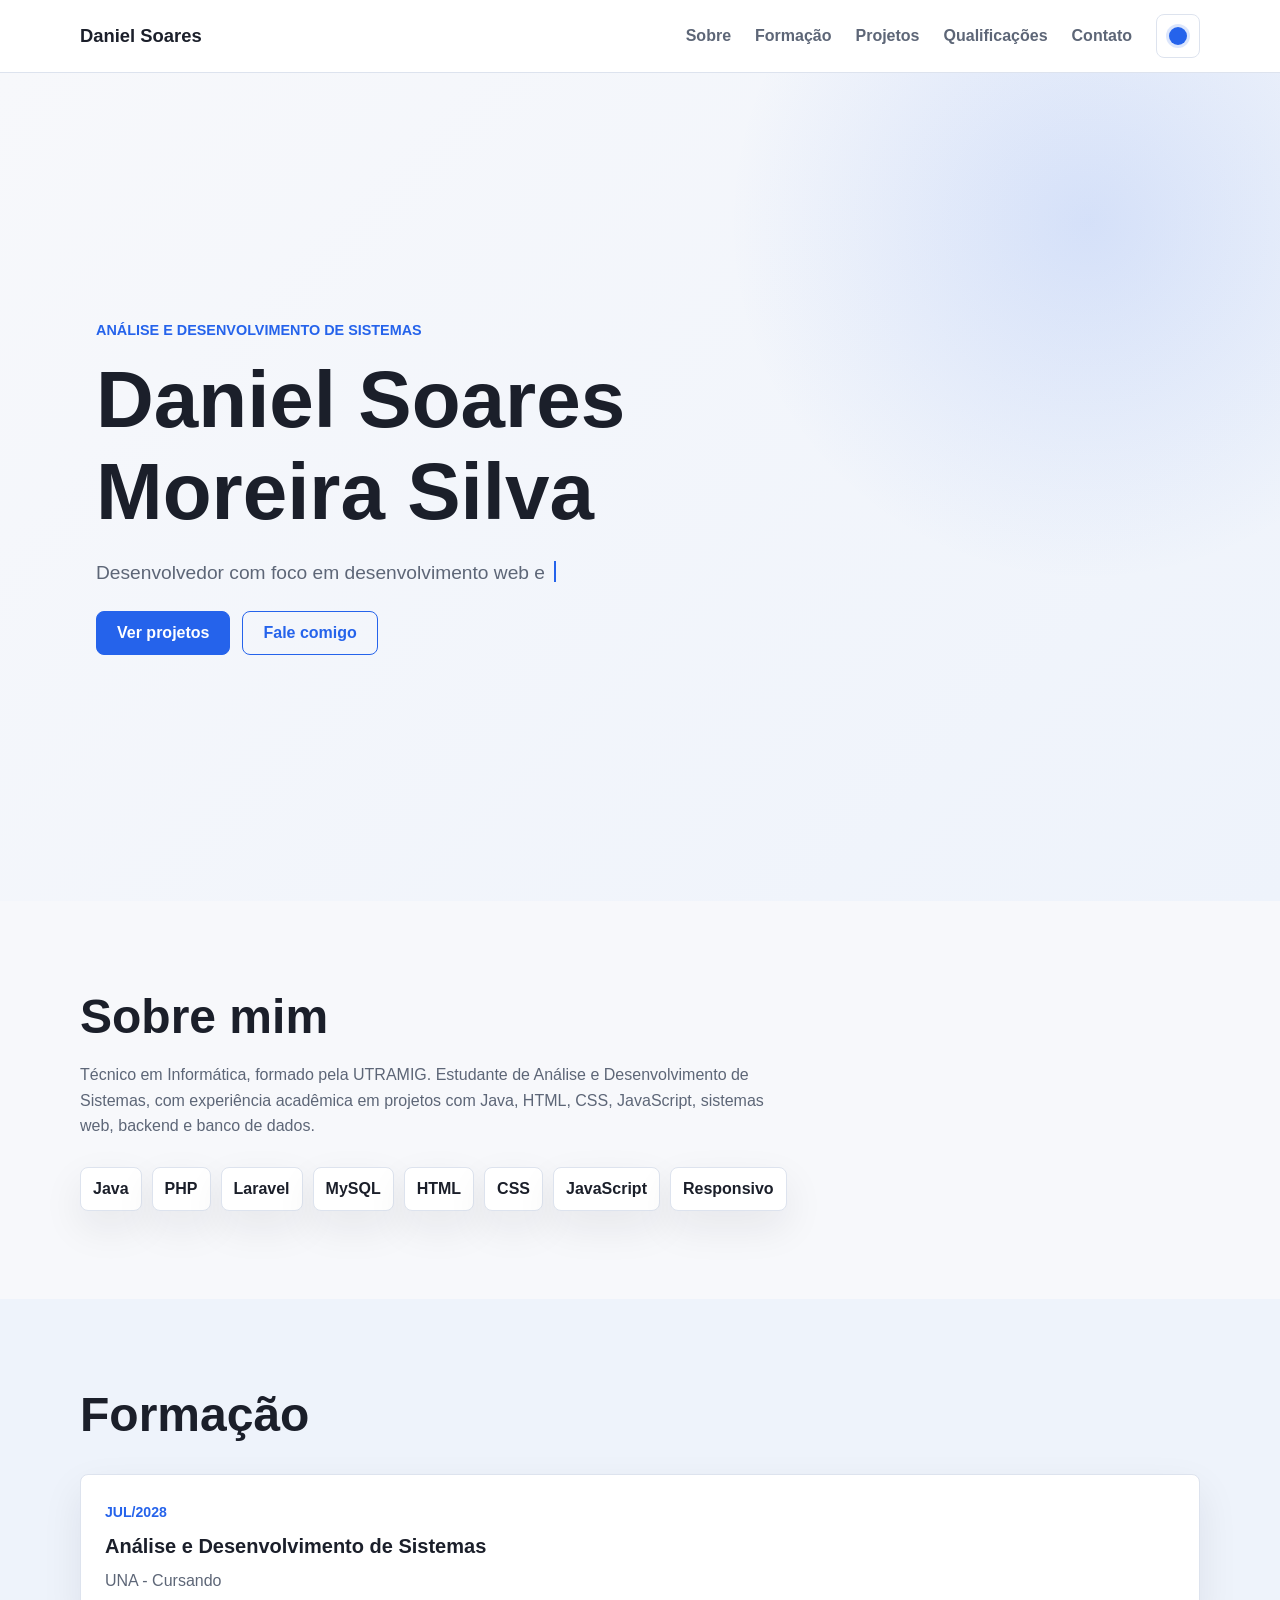
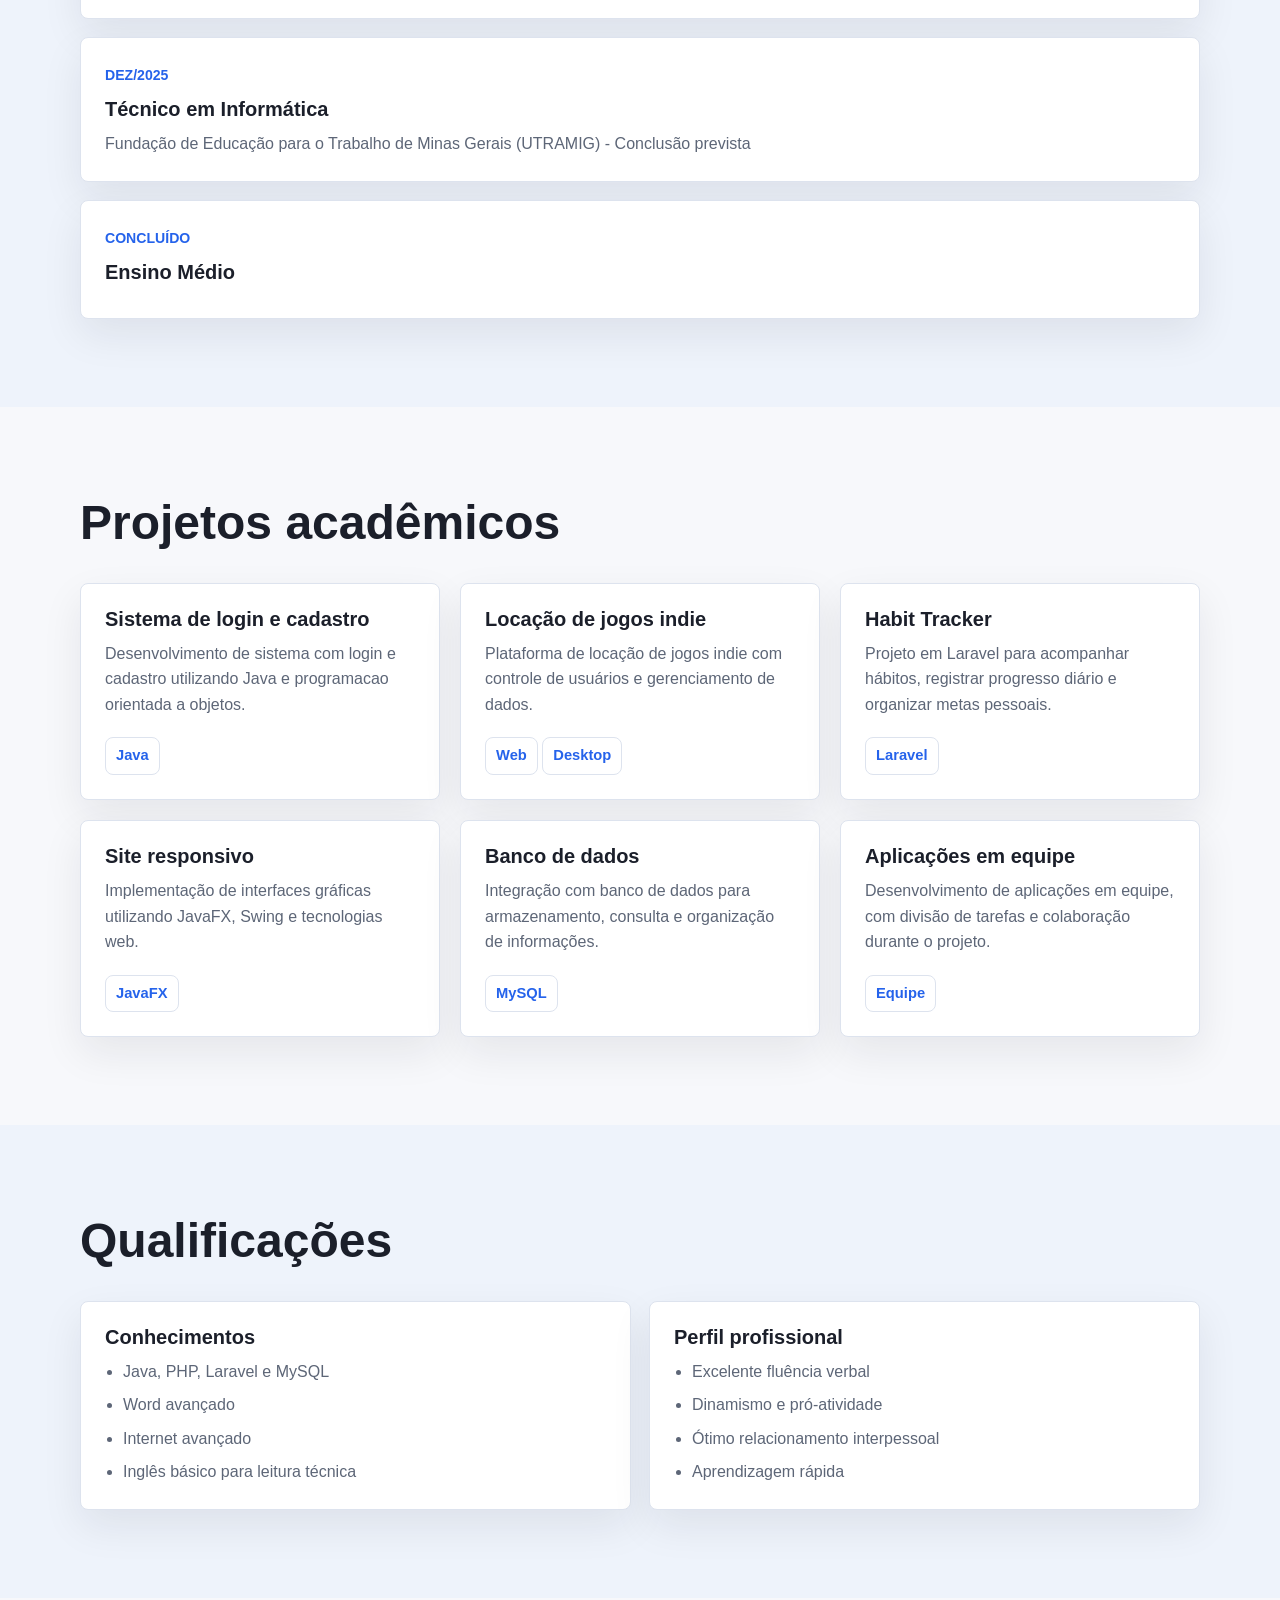
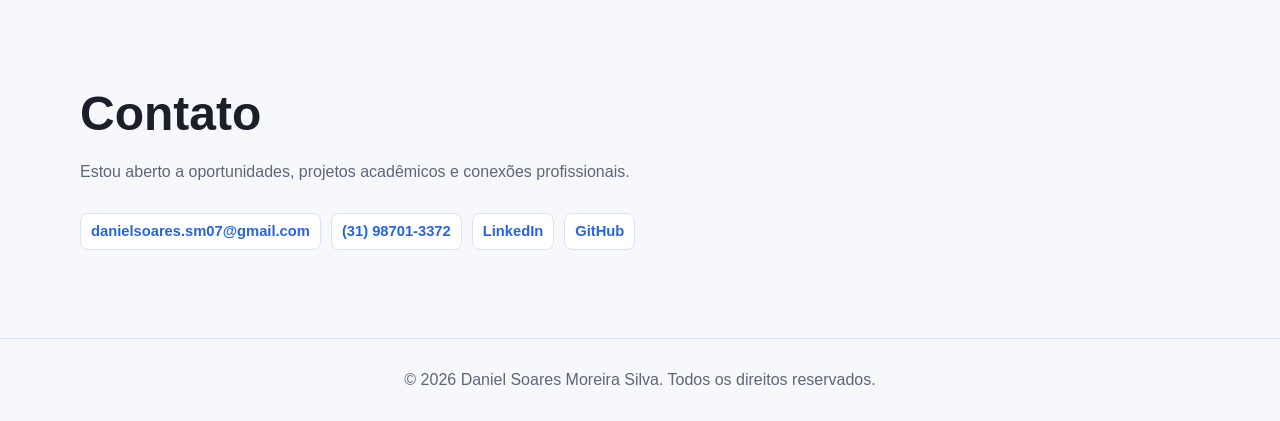
<file: index.html>
<!DOCTYPE html>
<html lang="pt-BR">
<head>
  <meta charset="UTF-8">
  <meta name="viewport" content="width=device-width, initial-scale=1.0">
  <title>Daniel Soares Moreira Silva | Portfolio</title>
  <link rel="icon" type="image/svg+xml" href="assets/images/favicon.svg">
  <link rel="stylesheet" href="css/style.css">
</head>
<body>
  <div class="scroll-progress" aria-hidden="true"></div>

  <header class="site-header">
    <nav class="nav">
      <a class="logo" href="#inicio">Daniel Soares</a>

      <ul class="nav-links">
        <li><a href="#sobre">Sobre</a></li>
        <li><a href="#formacao">Formação</a></li>
        <li><a href="#projetos">Projetos</a></li>
        <li><a href="#qualificacoes">Qualificações</a></li>
        <li><a href="#contato">Contato</a></li>
      </ul>

      <div class="nav-actions">
        <button class="theme-toggle" type="button" aria-label="Alternar tema" aria-pressed="false">
          <span class="theme-toggle-icon" aria-hidden="true"></span>
        </button>

        <button class="menu-toggle" type="button" aria-label="Abrir menu" aria-expanded="false">
          <span></span>
          <span></span>
          <span></span>
        </button>
      </div>
    </nav>
  </header>

  <main>
    <section id="inicio" class="hero reveal">
      <div class="hero-content">
        <p class="eyebrow">Análise e Desenvolvimento de Sistemas</p>
        <h1>Daniel Soares Moreira Silva</h1>
        <p>Desenvolvedor com foco em <span class="typed-text"></span><span class="cursor" aria-hidden="true"></span></p>
        <div class="hero-actions">
          <a class="button" href="#projetos">Ver projetos</a>
          <a class="button button-secondary" href="#contato">Fale comigo</a>
        </div>
      </div>
    </section>

    <section id="sobre" class="section reveal">
      <div class="section-content">
        <h2>Sobre mim</h2>
        <p>
          Técnico em Informática, formado pela UTRAMIG. Estudante de Análise e Desenvolvimento de Sistemas, com experiência acadêmica em projetos com Java, HTML, CSS, JavaScript, sistemas web, backend e banco de dados.
        </p>
        <div class="skills">
          <span>Java</span>
          <span>PHP</span>
          <span>Laravel</span>
          <span>MySQL</span>
          <span>HTML</span>
          <span>CSS</span>
          <span>JavaScript</span>
          <span>Responsivo</span>
        </div>
      </div>
    </section>

    <section id="formacao" class="section section-muted reveal">
      <div class="section-content">
        <h2>Formação</h2>
        <div class="timeline">
          <article class="timeline-item">
            <span class="timeline-date">Jul/2028</span>
            <h3>Análise e Desenvolvimento de Sistemas</h3>
            <p>UNA - Cursando</p>
          </article>

          <article class="timeline-item">
            <span class="timeline-date">Dez/2025</span>
            <h3>Técnico em Informática</h3>
            <p>Fundação de Educação para o Trabalho de Minas Gerais (UTRAMIG) - Conclusão prevista</p>
          </article>

          <article class="timeline-item">
            <span class="timeline-date">Concluído</span>
            <h3>Ensino Médio</h3>
          </article>
        </div>
      </div>
    </section>

    <section id="projetos" class="section reveal">
      <div class="section-content">
        <h2>Projetos acadêmicos</h2>
        <div class="project-grid">
          <article class="project-card">
            <h3>Sistema de login e cadastro</h3>
            <p>Desenvolvimento de sistema com login e cadastro utilizando Java e programacao orientada a objetos.</p>
            <span class="project-tag">Java</span>
          </article>

          <article class="project-card">
            <h3>Locação de jogos indie</h3>
            <p>Plataforma de locação de jogos indie com controle de usuários e gerenciamento de dados.</p>
            <span class="project-tag">Web</span>
            <span class="project-tag">Desktop</span>
          </article>

          <article class="project-card">
            <h3>Habit Tracker</h3>
            <p>Projeto em Laravel para acompanhar hábitos, registrar progresso diário e organizar metas pessoais.</p>
            <span class="project-tag">Laravel</span>
          </article>

          <article class="project-card">
            <h3>Site responsivo</h3>
            <p>Implementação de interfaces gráficas utilizando JavaFX, Swing e tecnologias web.</p>
            <span class="project-tag">JavaFX</span>
          </article>

          <article class="project-card">
            <h3>Banco de dados</h3>
            <p>Integração com banco de dados para armazenamento, consulta e organização de informações.</p>
            <span class="project-tag">MySQL</span>
          </article>

          <article class="project-card">
            <h3>Aplicações em equipe</h3>
            <p>Desenvolvimento de aplicações em equipe, com divisão de tarefas e colaboração durante o projeto.</p>
            <span class="project-tag">Equipe</span>
          </article>
        </div>
      </div>
    </section>

    <section id="qualificacoes" class="section section-muted reveal">
      <div class="section-content">
        <h2>Qualificações</h2>
        <div class="info-grid">
          <article class="info-card">
            <h3>Conhecimentos</h3>
            <ul>
              <li>Java, PHP, Laravel e MySQL</li>
              <li>Word avançado</li>
              <li>Internet avançado</li>
              <li>Inglês básico para leitura técnica</li>
            </ul>
          </article>

          <article class="info-card">
            <h3>Perfil profissional</h3>
            <ul>
              <li>Excelente fluência verbal</li>
              <li>Dinamismo e pró-atividade</li>
              <li>Ótimo relacionamento interpessoal</li>
              <li>Aprendizagem rápida</li>
            </ul>
          </article>
        </div>
      </div>
    </section>

    <section id="contato" class="section reveal">
      <div class="section-content">
        <h2>Contato</h2>
        <p>Estou aberto a oportunidades, projetos acadêmicos e conexões profissionais.</p>
        <div class="contact-list">
          <a href="mailto:danielsoares.sm07@gmail.com">danielsoares.sm07@gmail.com</a>
          <a href="tel:+5531987013372">(31) 98701-3372</a>
          <a href="https://www.linkedin.com/in/daniel-soares-2b769633a" aria-label="LinkedIn de Daniel">LinkedIn</a>
          <a href="https://github.com/dan-sms-dev" aria-label="GitHub de Daniel">GitHub</a>
        </div>
      </div>
    </section>
  </main>

  <footer class="site-footer">
    <p>&copy; <span id="current-year"></span> Daniel Soares Moreira Silva. Todos os direitos reservados.</p>
  </footer>

  <script src="js/script.js"></script>
</body>
</html>
</file>
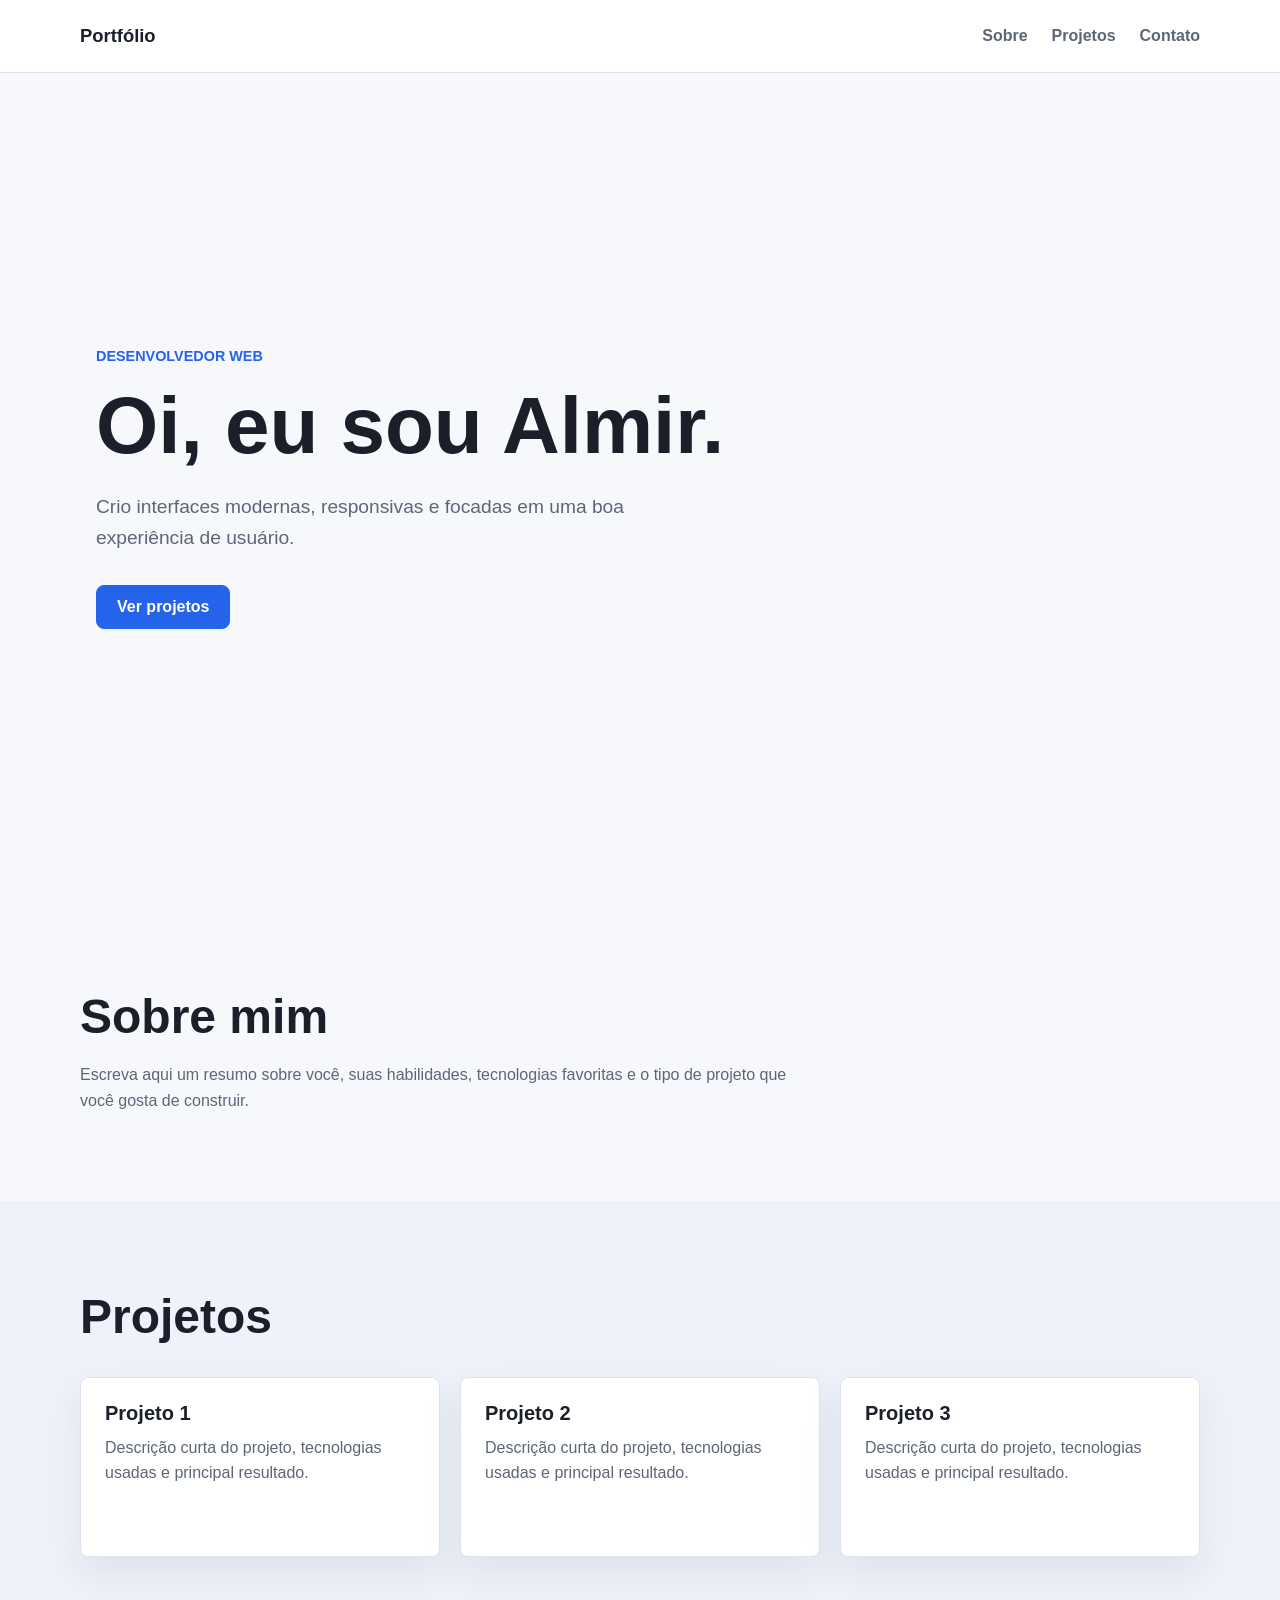
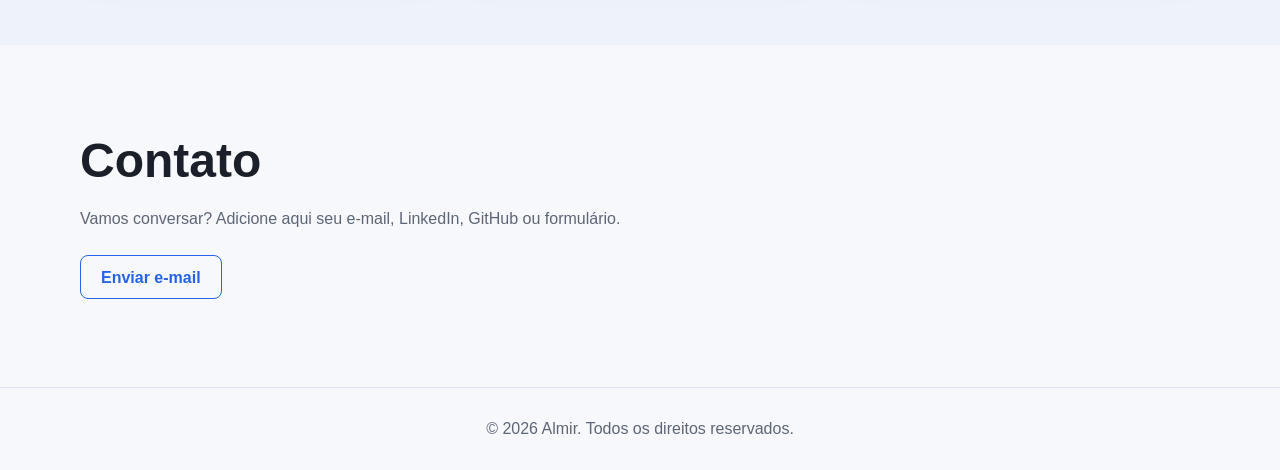
<file: portfolio/index.html>
<!DOCTYPE html>
<html lang="pt-BR">
<head>
  <meta charset="UTF-8">
  <meta name="viewport" content="width=device-width, initial-scale=1.0">
  <title>Meu Portfólio</title>
  <link rel="stylesheet" href="css/style.css">
</head>
<body>
  <header class="site-header">
    <nav class="nav">
      <a class="logo" href="#inicio">Portfólio</a>

      <button class="menu-toggle" type="button" aria-label="Abrir menu" aria-expanded="false">
        <span></span>
        <span></span>
        <span></span>
      </button>

      <ul class="nav-links">
        <li><a href="#sobre">Sobre</a></li>
        <li><a href="#projetos">Projetos</a></li>
        <li><a href="#contato">Contato</a></li>
      </ul>
    </nav>
  </header>

  <main>
    <section id="inicio" class="hero">
      <div class="hero-content">
        <p class="eyebrow">Desenvolvedor Web</p>
        <h1>Oi, eu sou Almir.</h1>
        <p>Crio interfaces modernas, responsivas e focadas em uma boa experiência de usuário.</p>
        <a class="button" href="#projetos">Ver projetos</a>
      </div>
    </section>

    <section id="sobre" class="section">
      <div class="section-content">
        <h2>Sobre mim</h2>
        <p>
          Escreva aqui um resumo sobre você, suas habilidades, tecnologias favoritas
          e o tipo de projeto que você gosta de construir.
        </p>
      </div>
    </section>

    <section id="projetos" class="section section-muted">
      <div class="section-content">
        <h2>Projetos</h2>
        <div class="project-grid">
          <article class="project-card">
            <h3>Projeto 1</h3>
            <p>Descrição curta do projeto, tecnologias usadas e principal resultado.</p>
          </article>

          <article class="project-card">
            <h3>Projeto 2</h3>
            <p>Descrição curta do projeto, tecnologias usadas e principal resultado.</p>
          </article>

          <article class="project-card">
            <h3>Projeto 3</h3>
            <p>Descrição curta do projeto, tecnologias usadas e principal resultado.</p>
          </article>
        </div>
      </div>
    </section>

    <section id="contato" class="section">
      <div class="section-content">
        <h2>Contato</h2>
        <p>Vamos conversar? Adicione aqui seu e-mail, LinkedIn, GitHub ou formulário.</p>
        <a class="button button-secondary" href="mailto:seuemail@exemplo.com">Enviar e-mail</a>
      </div>
    </section>
  </main>

  <footer class="site-footer">
    <p>&copy; <span id="current-year"></span> Almir. Todos os direitos reservados.</p>
  </footer>

  <script src="js/script.js"></script>
</body>
</html>
</file>
<file: css/style.css>
:root {
  --color-bg: #f7f8fb;
  --color-surface: #ffffff;
  --color-surface-soft: #eef3fb;
  --color-text: #1b1f2a;
  --color-muted: #5d6677;
  --color-primary: #2563eb;
  --color-primary-dark: #1d4ed8;
  --color-border: #dde3ee;
  --color-header: rgba(255, 255, 255, 0.92);
  --shadow: 0 16px 40px rgba(27, 31, 42, 0.08);
  --container: 1120px;
}

[data-theme="dark"] {
  --color-bg: #10131a;
  --color-surface: #171b24;
  --color-surface-soft: #121722;
  --color-text: #eef2ff;
  --color-muted: #a6afc3;
  --color-primary: #60a5fa;
  --color-primary-dark: #3b82f6;
  --color-border: #2c3444;
  --color-header: rgba(23, 27, 36, 0.92);
  --shadow: 0 18px 48px rgba(0, 0, 0, 0.28);
}

* {
  box-sizing: border-box;
  margin: 0;
  padding: 0;
}

html {
  scroll-behavior: smooth;
}

body {
  min-height: 100vh;
  background: var(--color-bg);
  color: var(--color-text);
  font-family: Arial, Helvetica, sans-serif;
  line-height: 1.6;
  transition: background 0.25s ease, color 0.25s ease;
}

a {
  color: inherit;
  text-decoration: none;
}

.scroll-progress {
  position: fixed;
  top: 0;
  left: 0;
  z-index: 20;
  width: 0%;
  height: 3px;
  background: var(--color-primary);
}

.site-header {
  position: sticky;
  top: 0;
  z-index: 10;
  background: var(--color-header);
  border-bottom: 1px solid var(--color-border);
  backdrop-filter: blur(12px);
}

.nav {
  width: min(100% - 32px, var(--container));
  min-height: 72px;
  margin: 0 auto;
  display: flex;
  align-items: center;
  justify-content: space-between;
  gap: 24px;
}

.logo {
  font-size: 1.15rem;
  font-weight: 700;
}

.nav-links {
  display: flex;
  align-items: center;
  gap: 24px;
  list-style: none;
  margin-left: auto;
}

.nav-links a {
  position: relative;
  color: var(--color-muted);
  font-weight: 600;
  transition: color 0.2s ease;
}

.nav-links a:hover,
.nav-links a.is-active {
  color: var(--color-primary);
}

.nav-links a::after {
  content: "";
  position: absolute;
  left: 0;
  right: 0;
  bottom: -8px;
  height: 2px;
  background: var(--color-primary);
  transform: scaleX(0);
  transform-origin: center;
  transition: transform 0.2s ease;
}

.nav-links a:hover::after,
.nav-links a.is-active::after {
  transform: scaleX(1);
}

.nav-actions {
  display: flex;
  align-items: center;
  gap: 10px;
}

.theme-toggle,
.menu-toggle {
  width: 44px;
  height: 44px;
  align-items: center;
  justify-content: center;
  background: var(--color-surface);
  border: 1px solid var(--color-border);
  border-radius: 8px;
  color: var(--color-text);
  cursor: pointer;
  transition: border-color 0.2s ease, transform 0.2s ease, background 0.2s ease;
}

.theme-toggle {
  display: inline-flex;
}

.theme-toggle-icon {
  width: 18px;
  height: 18px;
  border-radius: 50%;
  background: var(--color-primary);
  box-shadow: 0 0 0 3px rgba(37, 99, 235, 0.16);
  transition: background 0.2s ease, box-shadow 0.2s ease, transform 0.2s ease;
}

[data-theme="dark"] .theme-toggle-icon {
  background: transparent;
  box-shadow: inset -6px -4px 0 0 var(--color-primary);
  transform: rotate(-18deg);
}

.theme-toggle:hover,
.menu-toggle:hover {
  border-color: var(--color-primary);
  transform: translateY(-1px);
}

.menu-toggle {
  display: none;
  flex-direction: column;
  gap: 5px;
}

.menu-toggle span {
  width: 20px;
  height: 2px;
  background: var(--color-text);
}

.hero {
  min-height: calc(100vh - 72px);
  display: grid;
  align-items: center;
  padding: 80px 16px;
  background:
    radial-gradient(circle at 85% 18%, rgba(37, 99, 235, 0.14), transparent 28%),
    linear-gradient(135deg, var(--color-bg), var(--color-surface-soft));
}

.hero-content,
.section-content {
  width: min(100%, var(--container));
  margin: 0 auto;
}

.hero-content {
  max-width: 760px;
  margin-left: max(16px, calc((100vw - var(--container)) / 2));
}

.eyebrow {
  margin-bottom: 12px;
  color: var(--color-primary);
  font-size: 0.9rem;
  font-weight: 700;
  text-transform: uppercase;
}

h1,
h2,
h3 {
  line-height: 1.15;
}

h1 {
  max-width: 680px;
  margin-bottom: 20px;
  font-size: clamp(2.5rem, 7vw, 5rem);
}

h2 {
  margin-bottom: 18px;
  font-size: clamp(2rem, 4vw, 3rem);
}

h3 {
  margin-bottom: 10px;
  font-size: 1.25rem;
}

p {
  color: var(--color-muted);
  font-size: 1rem;
}

.hero p:not(.eyebrow) {
  max-width: 620px;
  margin-bottom: 22px;
  font-size: 1.2rem;
}

.cursor {
  display: inline-block;
  width: 2px;
  height: 1.1em;
  margin-left: 4px;
  background: var(--color-primary);
  vertical-align: -0.15em;
  animation: blink 0.8s infinite;
}

.hero-actions {
  display: flex;
  flex-wrap: wrap;
  gap: 12px;
}

.hero-meta,
.contact-list {
  display: flex;
  flex-wrap: wrap;
  gap: 10px;
  margin-bottom: 28px;
}

.hero-meta span,
.contact-list a,
.project-tag {
  display: inline-flex;
  align-items: center;
  min-height: 34px;
  padding: 6px 10px;
  background: var(--color-surface);
  border: 1px solid var(--color-border);
  border-radius: 8px;
  color: var(--color-muted);
  font-size: 0.92rem;
  font-weight: 700;
}

.button {
  display: inline-flex;
  align-items: center;
  justify-content: center;
  min-height: 44px;
  padding: 0 20px;
  background: var(--color-primary);
  color: #ffffff;
  border: 1px solid var(--color-primary);
  border-radius: 8px;
  font-weight: 700;
  transition: background 0.2s ease, border-color 0.2s ease, transform 0.2s ease;
}

.button:hover {
  background: var(--color-primary-dark);
  border-color: var(--color-primary-dark);
  transform: translateY(-1px);
}

.button-secondary {
  background: transparent;
  color: var(--color-primary);
}

.button-secondary:hover {
  color: #ffffff;
}

.section {
  padding: 88px 16px;
}

.section-muted {
  background: var(--color-surface-soft);
}

.section-content > p {
  max-width: 720px;
}

.skills {
  display: flex;
  flex-wrap: wrap;
  gap: 10px;
  margin-top: 28px;
}

.skills span {
  padding: 8px 12px;
  background: var(--color-surface);
  border: 1px solid var(--color-border);
  border-radius: 8px;
  color: var(--color-text);
  font-weight: 700;
  box-shadow: var(--shadow);
}

.timeline,
.info-grid {
  display: grid;
  gap: 18px;
  margin-top: 32px;
}

.timeline {
  position: relative;
}

.timeline-item,
.info-card {
  padding: 24px;
  background: var(--color-surface);
  border: 1px solid var(--color-border);
  border-radius: 8px;
  box-shadow: var(--shadow);
}

.timeline-date {
  display: inline-flex;
  margin-bottom: 12px;
  color: var(--color-primary);
  font-size: 0.88rem;
  font-weight: 800;
  text-transform: uppercase;
}

.info-grid {
  grid-template-columns: repeat(2, minmax(0, 1fr));
}

.info-card ul {
  display: grid;
  gap: 8px;
  margin-left: 18px;
  color: var(--color-muted);
}

.project-grid {
  display: grid;
  grid-template-columns: repeat(3, minmax(0, 1fr));
  gap: 20px;
  margin-top: 32px;
}

.project-card {
  min-height: 180px;
  padding: 24px;
  background: var(--color-surface);
  border: 1px solid var(--color-border);
  border-radius: 8px;
  box-shadow: var(--shadow);
  transition: border-color 0.2s ease, transform 0.2s ease, box-shadow 0.2s ease;
}

.project-card:hover {
  border-color: var(--color-primary);
  transform: translateY(-6px);
  box-shadow: 0 24px 56px rgba(27, 31, 42, 0.14);
}

.project-tag {
  display: inline-flex;
  margin-top: 20px;
  color: var(--color-primary);
  background: transparent;
}

.contact-list {
  margin-top: 28px;
  margin-bottom: 0;
}

.contact-list a {
  color: var(--color-primary);
  transition: border-color 0.2s ease, transform 0.2s ease;
}

.contact-list a:hover {
  border-color: var(--color-primary);
  transform: translateY(-2px);
}

.site-footer {
  padding: 28px 16px;
  text-align: center;
  border-top: 1px solid var(--color-border);
}

.reveal {
  opacity: 0;
  transform: translateY(24px);
  transition: opacity 0.55s ease, transform 0.55s ease;
}

.reveal.is-visible {
  opacity: 1;
  transform: translateY(0);
}

@keyframes blink {
  50% {
    opacity: 0;
  }
}

@media (max-width: 760px) {
  .menu-toggle {
    display: flex;
  }

  .nav-links {
    position: absolute;
    top: 72px;
    left: 0;
    right: 0;
    display: none;
    flex-direction: column;
    align-items: stretch;
    gap: 0;
    background: var(--color-surface);
    border-bottom: 1px solid var(--color-border);
  }

  .nav-links.is-open {
    display: flex;
  }

  .nav-links a {
    display: block;
    padding: 16px;
  }

  .nav-links a::after {
    display: none;
  }

  .hero {
    min-height: auto;
    padding: 96px 16px 72px;
  }

  .hero-content {
    margin: 0 auto;
  }

  .project-grid {
    grid-template-columns: 1fr;
  }

  .info-grid {
    grid-template-columns: 1fr;
  }
}
</file>
<file: portfolio/css/style.css>
:root {
  --color-bg: #f7f8fb;
  --color-surface: #ffffff;
  --color-text: #1b1f2a;
  --color-muted: #5d6677;
  --color-primary: #2563eb;
  --color-primary-dark: #1d4ed8;
  --color-border: #dde3ee;
  --shadow: 0 16px 40px rgba(27, 31, 42, 0.08);
  --container: 1120px;
}

* {
  box-sizing: border-box;
  margin: 0;
  padding: 0;
}

html {
  scroll-behavior: smooth;
}

body {
  min-height: 100vh;
  background: var(--color-bg);
  color: var(--color-text);
  font-family: Arial, Helvetica, sans-serif;
  line-height: 1.6;
}

a {
  color: inherit;
  text-decoration: none;
}

.site-header {
  position: sticky;
  top: 0;
  z-index: 10;
  background: rgba(255, 255, 255, 0.92);
  border-bottom: 1px solid var(--color-border);
  backdrop-filter: blur(12px);
}

.nav {
  width: min(100% - 32px, var(--container));
  min-height: 72px;
  margin: 0 auto;
  display: flex;
  align-items: center;
  justify-content: space-between;
  gap: 24px;
}

.logo {
  font-size: 1.15rem;
  font-weight: 700;
}

.nav-links {
  display: flex;
  align-items: center;
  gap: 24px;
  list-style: none;
}

.nav-links a {
  color: var(--color-muted);
  font-weight: 600;
  transition: color 0.2s ease;
}

.nav-links a:hover {
  color: var(--color-primary);
}

.menu-toggle {
  width: 44px;
  height: 44px;
  display: none;
  flex-direction: column;
  align-items: center;
  justify-content: center;
  gap: 5px;
  background: transparent;
  border: 1px solid var(--color-border);
  border-radius: 8px;
  cursor: pointer;
}

.menu-toggle span {
  width: 20px;
  height: 2px;
  background: var(--color-text);
}

.hero {
  min-height: calc(100vh - 72px);
  display: grid;
  align-items: center;
  padding: 80px 16px;
}

.hero-content,
.section-content {
  width: min(100%, var(--container));
  margin: 0 auto;
}

.hero-content {
  max-width: 760px;
  margin-left: max(16px, calc((100vw - var(--container)) / 2));
}

.eyebrow {
  margin-bottom: 12px;
  color: var(--color-primary);
  font-size: 0.9rem;
  font-weight: 700;
  text-transform: uppercase;
}

h1,
h2,
h3 {
  line-height: 1.15;
}

h1 {
  max-width: 680px;
  margin-bottom: 20px;
  font-size: clamp(2.5rem, 7vw, 5rem);
}

h2 {
  margin-bottom: 18px;
  font-size: clamp(2rem, 4vw, 3rem);
}

h3 {
  margin-bottom: 10px;
  font-size: 1.25rem;
}

p {
  color: var(--color-muted);
  font-size: 1rem;
}

.hero p:not(.eyebrow) {
  max-width: 620px;
  margin-bottom: 32px;
  font-size: 1.2rem;
}

.button {
  display: inline-flex;
  align-items: center;
  justify-content: center;
  min-height: 44px;
  padding: 0 20px;
  background: var(--color-primary);
  color: #ffffff;
  border: 1px solid var(--color-primary);
  border-radius: 8px;
  font-weight: 700;
  transition: background 0.2s ease, border-color 0.2s ease, transform 0.2s ease;
}

.button:hover {
  background: var(--color-primary-dark);
  border-color: var(--color-primary-dark);
  transform: translateY(-1px);
}

.button-secondary {
  margin-top: 24px;
  background: transparent;
  color: var(--color-primary);
}

.button-secondary:hover {
  color: #ffffff;
}

.section {
  padding: 88px 16px;
}

.section-muted {
  background: #eef3fb;
}

.section-content > p {
  max-width: 720px;
}

.project-grid {
  display: grid;
  grid-template-columns: repeat(3, minmax(0, 1fr));
  gap: 20px;
  margin-top: 32px;
}

.project-card {
  min-height: 180px;
  padding: 24px;
  background: var(--color-surface);
  border: 1px solid var(--color-border);
  border-radius: 8px;
  box-shadow: var(--shadow);
}

.site-footer {
  padding: 28px 16px;
  text-align: center;
  border-top: 1px solid var(--color-border);
}

@media (max-width: 760px) {
  .menu-toggle {
    display: flex;
  }

  .nav-links {
    position: absolute;
    top: 72px;
    left: 0;
    right: 0;
    display: none;
    flex-direction: column;
    align-items: stretch;
    gap: 0;
    background: var(--color-surface);
    border-bottom: 1px solid var(--color-border);
  }

  .nav-links.is-open {
    display: flex;
  }

  .nav-links a {
    display: block;
    padding: 16px;
  }

  .hero {
    min-height: auto;
    padding: 96px 16px 72px;
  }

  .hero-content {
    margin: 0 auto;
  }

  .project-grid {
    grid-template-columns: 1fr;
  }
}
</file>
